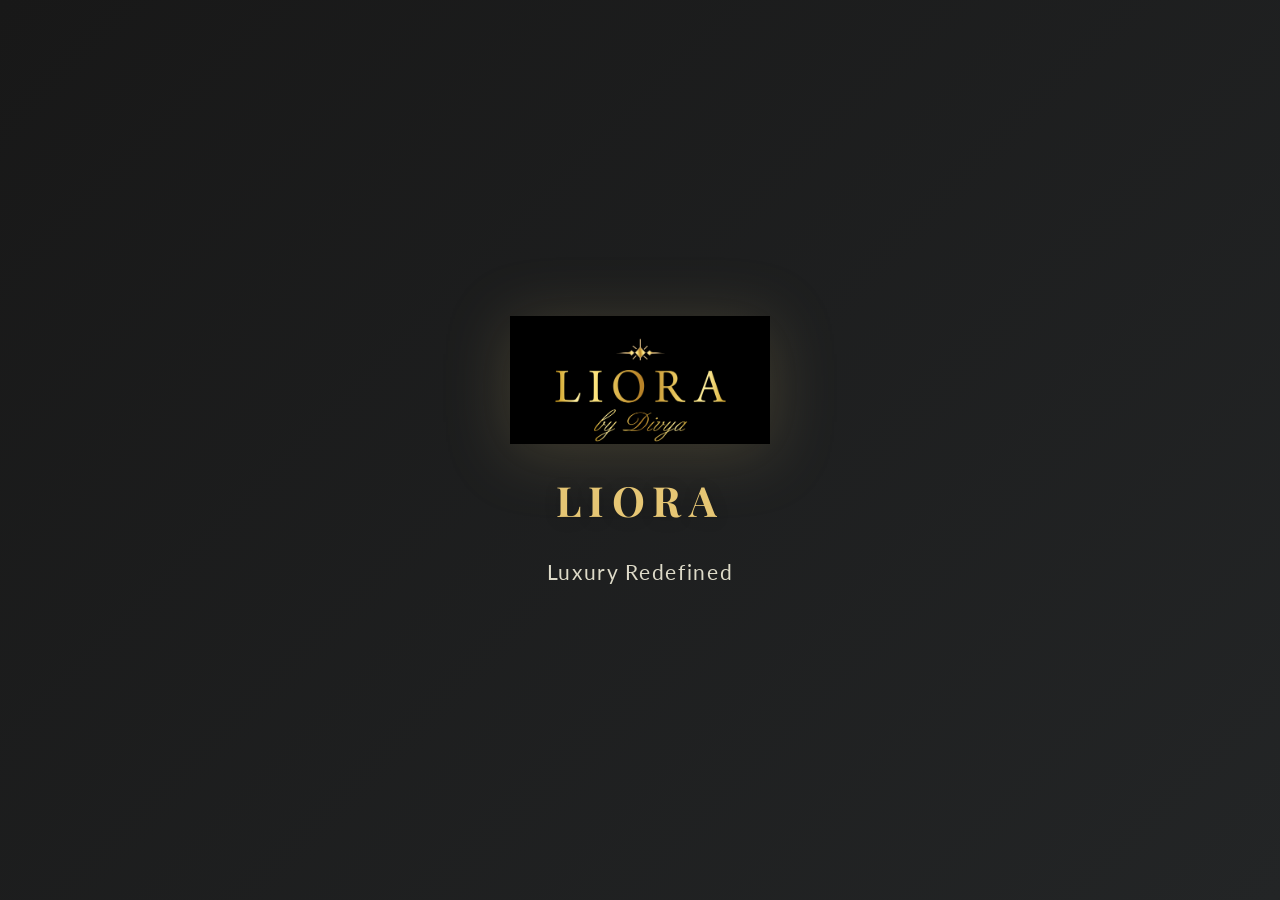
<file: index.html>
<!DOCTYPE html>
<html lang="en">

<head>
    <meta charset="UTF-8">
    <meta name="viewport" content="width=device-width, initial-scale=1.0">
    <title>LIORA</title>
    <link rel="preconnect" href="https://fonts.googleapis.com">
    <link rel="preconnect" href="https://fonts.gstatic.com" crossorigin>
    <link href="https://fonts.googleapis.com/css2?family=Lato:wght@400;700&family=Playfair+Display:wght@700&display=swap" rel="stylesheet">
    <link rel="stylesheet" href="style.css">
</head>

<body class="splash">

        <div class="splash-container premium-splash">
                <audio id="splash-audio" src="https://cdn.pixabay.com/audio/2022/10/16/audio_12b5b1b6b2.mp3" preload="auto"></audio>
                <div class="splash-logo-wrapper">
                        <img src="liora.png" alt="LIORA Logo" class="splash-logo large-logo">
                        <div class="splash-brand">LIORA</div>
                </div>
                <div class="splash-tagline">Luxury Redefined</div>
        </div>
        <script>
            // Play sound and restart animation on every load
            window.addEventListener('DOMContentLoaded', function() {
                const audio = document.getElementById('splash-audio');
                if (audio) {
                    audio.currentTime = 0;
                    audio.play();
                }
                // Restart animation
                const logo = document.querySelector('.splash-logo');
                if (logo) {
                    logo.classList.remove('splashFadeIn');
                    void logo.offsetWidth; // trigger reflow
                    logo.classList.add('splashFadeIn');
                }
            });
        </script>

    <script src="script.js"></script>
</body>

</html>
</file>
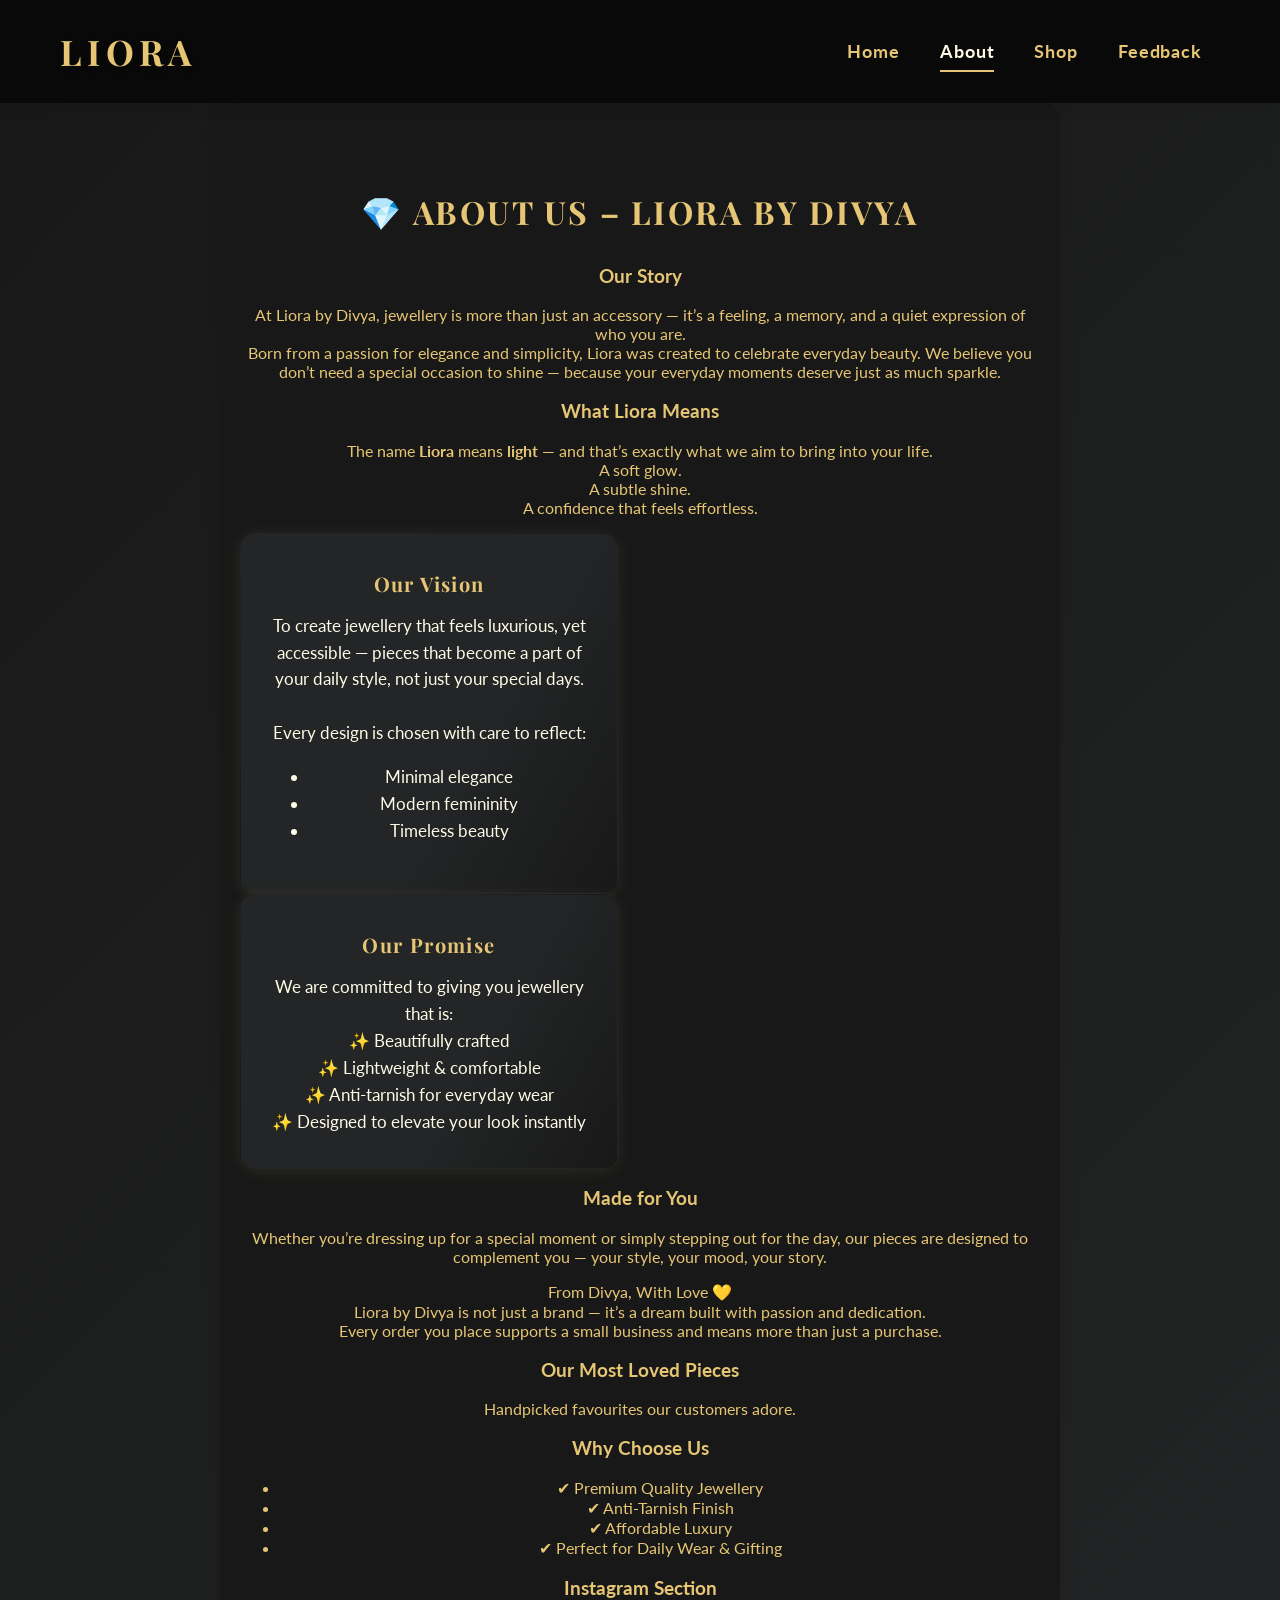
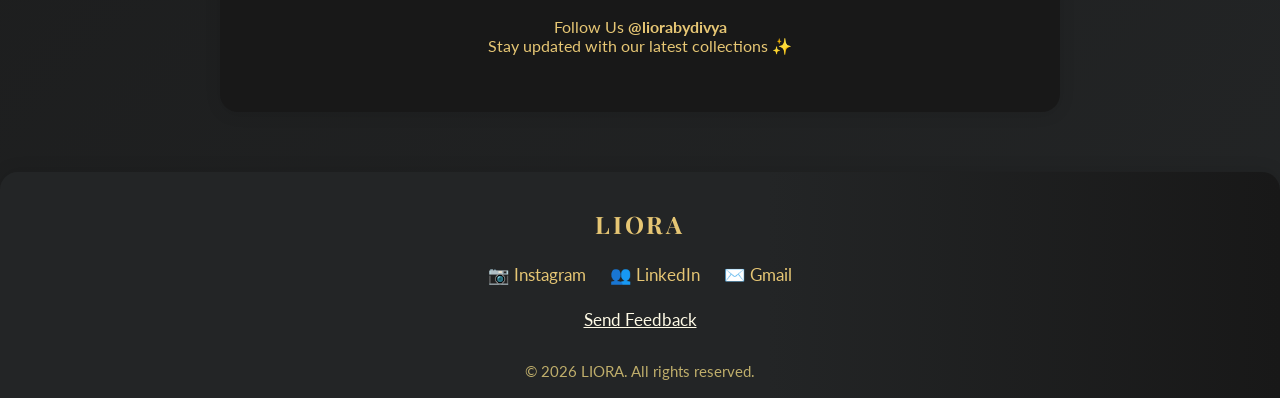
<file: about.html>
<!DOCTYPE html>
<html lang="en">
<head>
    <meta charset="UTF-8">
    <meta name="viewport" content="width=device-width, initial-scale=1.0">
    <title>About - LIORA</title>
    <link rel="preconnect" href="https://fonts.googleapis.com">
    <link rel="preconnect" href="https://fonts.gstatic.com" crossorigin>
    <link href="https://fonts.googleapis.com/css2?family=Lato:wght@400;700&family=Playfair+Display:wght@700&display=swap" rel="stylesheet">
    <link rel="stylesheet" href="style.css">
</head>
<body>
    <header class="premium-header">
        <div class="logo">LIORA</div>
        <nav class="premium-nav">
            <a href="home.html">Home</a>
            <a href="about.html" class="active">About</a>
            <a href="shop.html">Shop</a>
            <a href="feedback.html">Feedback</a>
        </nav>
    </header>
    <section class="about-section creative-about">
        <h2 class="about-title">💎 ABOUT US – LIORA BY DIVYA</h2>
        <div class="about-story">
            <h3>Our Story</h3>
            <p>At Liora by Divya, jewellery is more than just an accessory — it’s a feeling, a memory, and a quiet expression of who you are.<br>
            Born from a passion for elegance and simplicity, Liora was created to celebrate everyday beauty. We believe you don’t need a special occasion to shine — because your everyday moments deserve just as much sparkle.</p>
        </div>
        <div class="about-meaning">
            <h3>What Liora Means</h3>
            <p>The name <b>Liora</b> means <b>light</b> — and that’s exactly what we aim to bring into your life.<br>
            <span class="about-light">A soft glow.<br>A subtle shine.<br>A confidence that feels effortless.</span></p>
        </div>
        <div class="about-vision-promise">
            <div class="about-card creative-card">
                <div class="about-card-title">Our Vision</div>
                <div class="about-card-body">To create jewellery that feels luxurious, yet accessible — pieces that become a part of your daily style, not just your special days.<br><br>
                Every design is chosen with care to reflect:<br>
                <ul class="about-list">
                    <li>Minimal elegance</li>
                    <li>Modern femininity</li>
                    <li>Timeless beauty</li>
                </ul>
                </div>
            </div>
            <div class="about-card creative-card">
                <div class="about-card-title">Our Promise</div>
                <div class="about-card-body">We are committed to giving you jewellery that is:<br>
                    <span class="about-promise-list">
                        ✨ Beautifully crafted<br>
                        ✨ Lightweight & comfortable<br>
                        ✨ Anti-tarnish for everyday wear<br>
                        ✨ Designed to elevate your look instantly
                    </span>
                </div>
            </div>
        </div>
        <div class="about-made-for-you">
            <h3>Made for You</h3>
            <p>Whether you’re dressing up for a special moment or simply stepping out for the day, our pieces are designed to complement you — your style, your mood, your story.</p>
            <div class="about-from-divya">From Divya, With Love 💛<br><span class="about-small">Liora by Divya is not just a brand — it’s a dream built with passion and dedication.<br>Every order you place supports a small business and means more than just a purchase.</span></div>
        </div>
        <div class="about-loved-pieces">
            <h3>Our Most Loved Pieces</h3>
            <p>Handpicked favourites our customers adore.</p>
        </div>
        <div class="about-why-choose">
            <h3>Why Choose Us</h3>
            <ul class="about-list about-list-check">
                <li>✔ Premium Quality Jewellery</li>
                <li>✔ Anti-Tarnish Finish</li>
                <li>✔ Affordable Luxury</li>
                <li>✔ Perfect for Daily Wear & Gifting</li>
            </ul>
        </div>
        <div class="about-instagram">
            <h3>Instagram Section</h3>
            <p>Follow Us <b>@liorabydivya</b><br>Stay updated with our latest collections ✨</p>
        </div>
    </section>
    <footer class="premium-footer">
        <div class="footer-content">
            <div class="footer-brand">LIORA</div>
            <div class="footer-socials">
                <a href="https://instagram.com/" target="_blank" aria-label="Instagram" class="footer-icon">&#x1F4F7; Instagram</a>
                <a href="https://linkedin.com/" target="_blank" aria-label="LinkedIn" class="footer-icon">&#x1F465; LinkedIn</a>
                <a href="mailto:liora.brand@gmail.com" aria-label="Gmail" class="footer-icon">&#x2709;&#xFE0F; Gmail</a>
            </div>
            <div class="footer-feedback">
                <a href="mailto:liora.brand@gmail.com?subject=Feedback%20for%20LIORA" class="feedback-link">Send Feedback</a>
            </div>
            <div class="footer-copy">&copy; 2026 LIORA. All rights reserved.</div>
        </div>
    </footer>
</body>
</html>
</file>
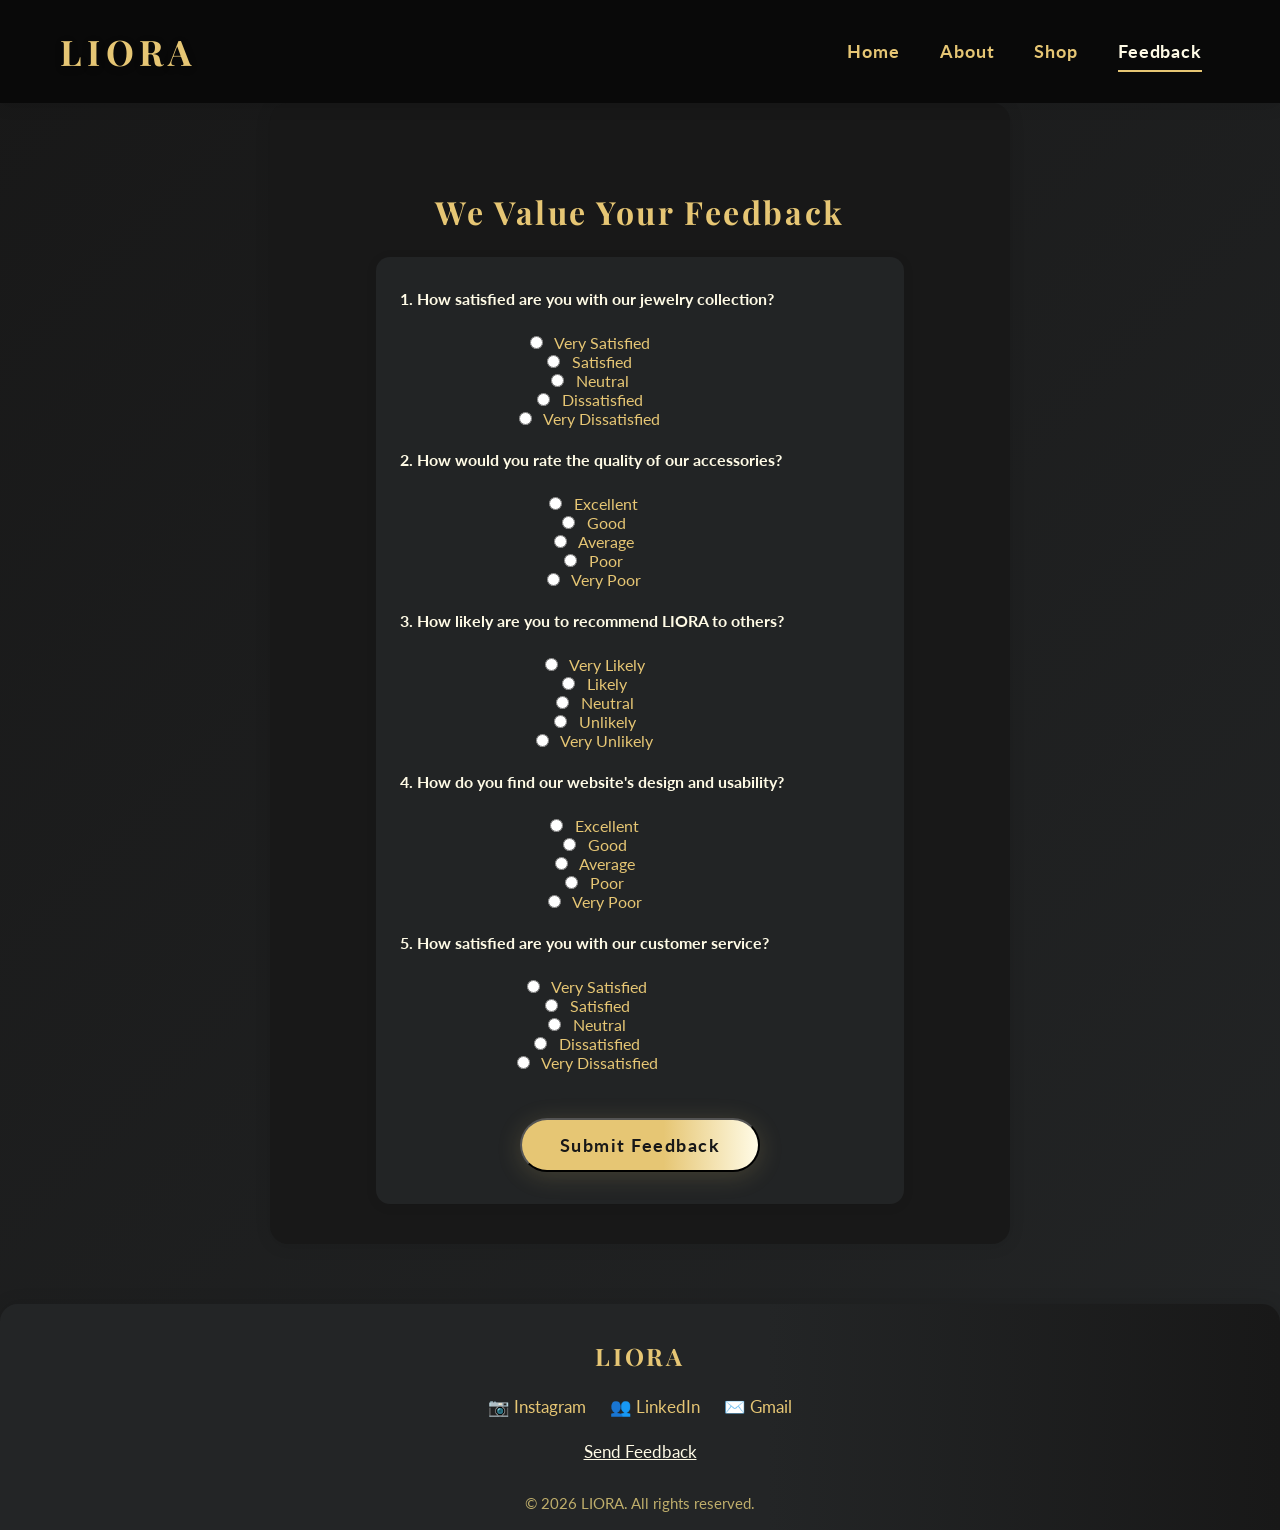
<file: feedback.html>
<!DOCTYPE html>
<html lang="en">
<head>
    <meta charset="UTF-8">
    <meta name="viewport" content="width=device-width, initial-scale=1.0">
    <title>Feedback - LIORA</title>
    <link rel="preconnect" href="https://fonts.googleapis.com">
    <link rel="preconnect" href="https://fonts.gstatic.com" crossorigin>
    <link href="https://fonts.googleapis.com/css2?family=Lato:wght@400;700&family=Playfair+Display:wght@700&display=swap" rel="stylesheet">
    <link rel="stylesheet" href="style.css">
</head>
<body>
    <header class="premium-header">
        <div class="logo">LIORA</div>
        <nav class="premium-nav">
            <a href="home.html">Home</a>
            <a href="about.html">About</a>
            <a href="shop.html">Shop</a>
            <a href="feedback.html" class="active">Feedback</a>
        </nav>
    </header>
    <section class="feedback-section">
        <h2>We Value Your Feedback</h2>
        <form class="feedback-form">
            <div class="mcq">
                <label>1. How satisfied are you with our jewelry collection?</label><br>
                <input type="radio" name="q1" value="Very Satisfied"> Very Satisfied<br>
                <input type="radio" name="q1" value="Satisfied"> Satisfied<br>
                <input type="radio" name="q1" value="Neutral"> Neutral<br>
                <input type="radio" name="q1" value="Dissatisfied"> Dissatisfied<br>
                <input type="radio" name="q1" value="Very Dissatisfied"> Very Dissatisfied<br>
            </div>
            <div class="mcq">
                <label>2. How would you rate the quality of our accessories?</label><br>
                <input type="radio" name="q2" value="Excellent"> Excellent<br>
                <input type="radio" name="q2" value="Good"> Good<br>
                <input type="radio" name="q2" value="Average"> Average<br>
                <input type="radio" name="q2" value="Poor"> Poor<br>
                <input type="radio" name="q2" value="Very Poor"> Very Poor<br>
            </div>
            <div class="mcq">
                <label>3. How likely are you to recommend LIORA to others?</label><br>
                <input type="radio" name="q3" value="Very Likely"> Very Likely<br>
                <input type="radio" name="q3" value="Likely"> Likely<br>
                <input type="radio" name="q3" value="Neutral"> Neutral<br>
                <input type="radio" name="q3" value="Unlikely"> Unlikely<br>
                <input type="radio" name="q3" value="Very Unlikely"> Very Unlikely<br>
            </div>
            <div class="mcq">
                <label>4. How do you find our website's design and usability?</label><br>
                <input type="radio" name="q4" value="Excellent"> Excellent<br>
                <input type="radio" name="q4" value="Good"> Good<br>
                <input type="radio" name="q4" value="Average"> Average<br>
                <input type="radio" name="q4" value="Poor"> Poor<br>
                <input type="radio" name="q4" value="Very Poor"> Very Poor<br>
            </div>
            <div class="mcq">
                <label>5. How satisfied are you with our customer service?</label><br>
                <input type="radio" name="q5" value="Very Satisfied"> Very Satisfied<br>
                <input type="radio" name="q5" value="Satisfied"> Satisfied<br>
                <input type="radio" name="q5" value="Neutral"> Neutral<br>
                <input type="radio" name="q5" value="Dissatisfied"> Dissatisfied<br>
                <input type="radio" name="q5" value="Very Dissatisfied"> Very Dissatisfied<br>
            </div>
            <button type="submit" class="cta-btn" style="margin-top:24px;">Submit Feedback</button>
        </form>
    </section>
    <footer class="premium-footer">
        <div class="footer-content">
            <div class="footer-brand">LIORA</div>
            <div class="footer-socials">
                <a href="https://instagram.com/" target="_blank" aria-label="Instagram" class="footer-icon">&#x1F4F7; Instagram</a>
                <a href="https://linkedin.com/" target="_blank" aria-label="LinkedIn" class="footer-icon">&#x1F465; LinkedIn</a>
                <a href="mailto:liora.brand@gmail.com" aria-label="Gmail" class="footer-icon">&#x2709;&#xFE0F; Gmail</a>
            </div>
            <div class="footer-feedback">
                <a href="mailto:liora.brand@gmail.com?subject=Feedback%20for%20LIORA" class="feedback-link">Send Feedback</a>
            </div>
            <div class="footer-copy">&copy; 2026 LIORA. All rights reserved.</div>
        </div>
    </footer>
</body>
</html>
</file>
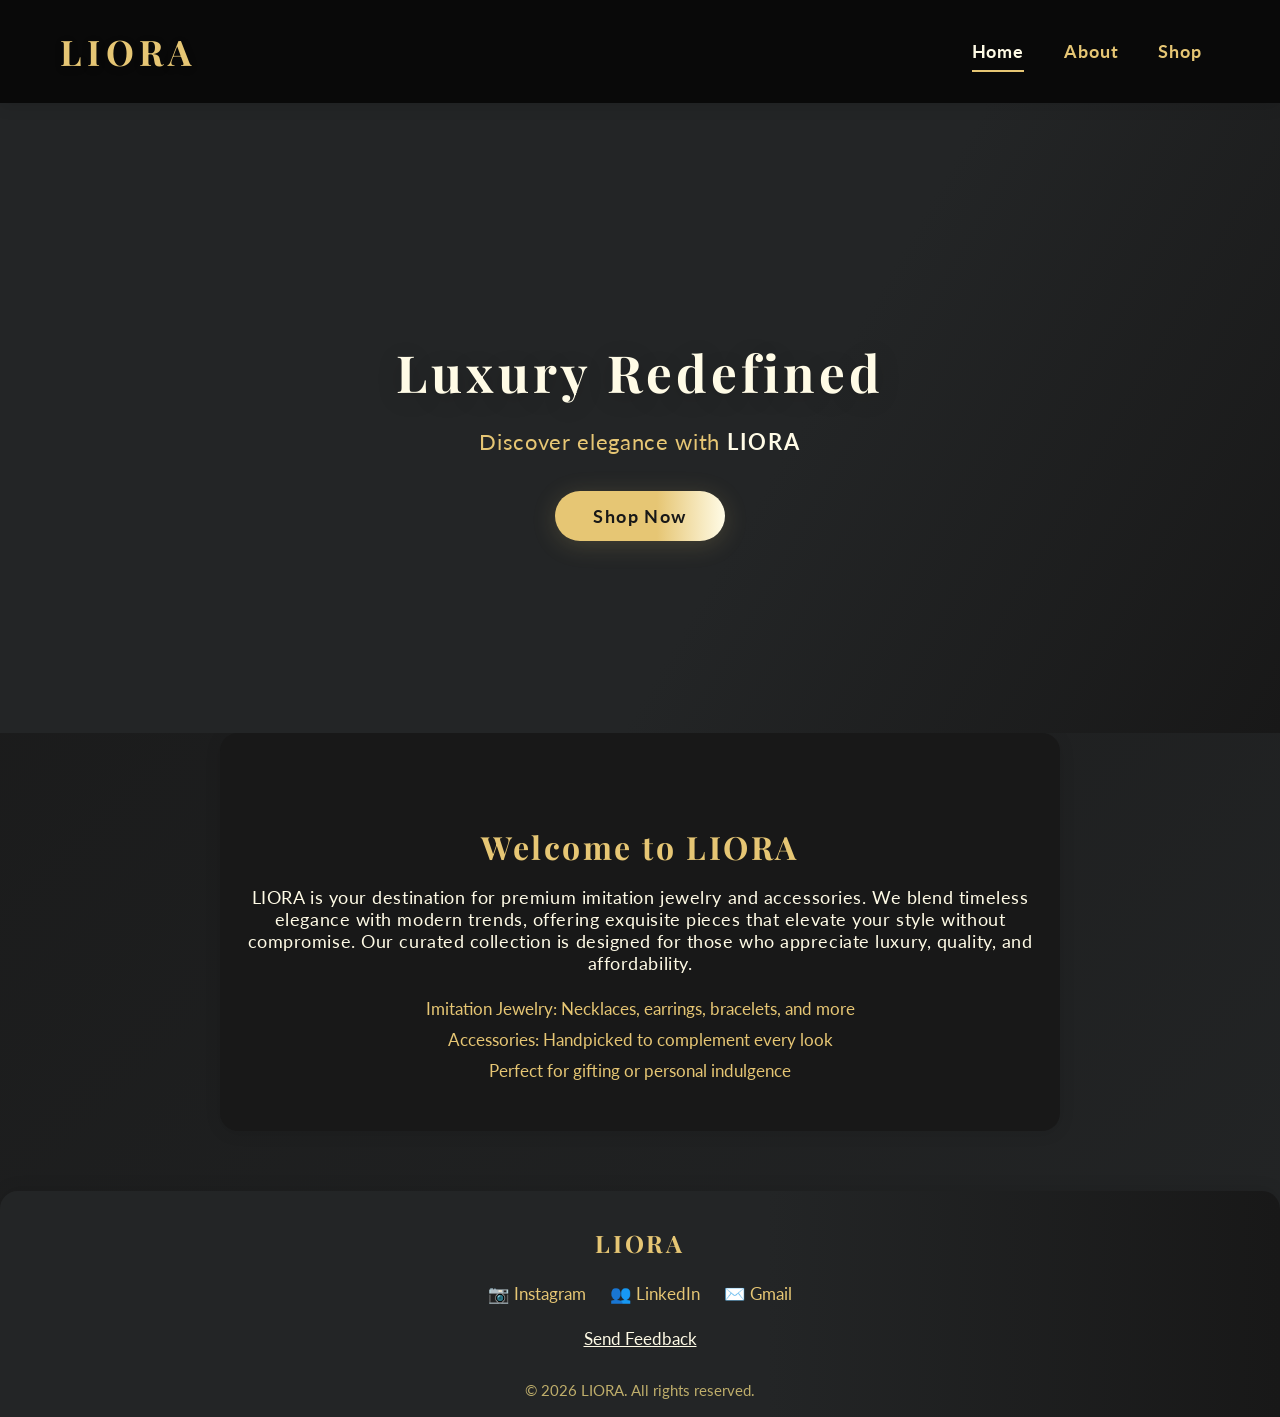
<file: home.html>
<!DOCTYPE html>
<html lang="en">

<head>
    <meta charset="UTF-8">
    <meta name="viewport" content="width=device-width, initial-scale=1.0">
    <title>Home - LIORA</title>
    <link rel="preconnect" href="https://fonts.googleapis.com">
    <link rel="preconnect" href="https://fonts.gstatic.com" crossorigin>
    <link href="https://fonts.googleapis.com/css2?family=Lato:wght@400;700&family=Playfair+Display:wght@700&display=swap" rel="stylesheet">
    <link rel="stylesheet" href="style.css">
</head>

<body>
    <header class="premium-header">
        <div class="logo">LIORA</div>
        <nav class="premium-nav">
            <a href="home.html" class="active">Home</a>
            <a href="about.html">About</a>
            <a href="shop.html">Shop</a>
        </nav>
    </header>


    <section class="hero-premium">
        <div class="hero-content">
            <h2>Luxury Redefined</h2>
            <p>Discover elegance with <span class="brand-highlight">LIORA</span></p>
            <a href="shop.html" class="cta-btn">Shop Now</a>
        </div>
    </section>

    <section class="intro-section">
        <div class="intro-content">
            <h3>Welcome to LIORA</h3>
            <p>
                LIORA is your destination for premium imitation jewelry and accessories. We blend timeless elegance with modern trends, offering exquisite pieces that elevate your style without compromise. Our curated collection is designed for those who appreciate luxury, quality, and affordability.
            </p>
            <ul class="intro-list">
                <li>Imitation Jewelry: Necklaces, earrings, bracelets, and more</li>
                <li>Accessories: Handpicked to complement every look</li>
                <li>Perfect for gifting or personal indulgence</li>
            </ul>
        </div>
    </section>

    <footer class="premium-footer">
        <div class="footer-content">
            <div class="footer-brand">LIORA</div>
            <div class="footer-socials">
                <a href="https://www.instagram.com/liorabydivya?igsh=MTN1a3VhM2h1ZG15Zg==" target="_blank" aria-label="Instagram" class="footer-icon">&#x1F4F7; Instagram</a>
                <a href="https://linkedin.com/" target="_blank" aria-label="LinkedIn" class="footer-icon">&#x1F465; LinkedIn</a>
                <a href="mailto:liora.brand@gmail.com" aria-label="Gmail" class="footer-icon">&#x2709;&#xFE0F; Gmail</a>
            </div>
            <div class="footer-feedback">
                <a href="mailto:liora.brand@gmail.com?subject=Feedback%20for%20LIORA" class="feedback-link">Send Feedback</a>
            </div>
            <div class="footer-copy">&copy; 2026 LIORA. All rights reserved.</div>
        </div>
    </footer>
</body>

</html>
</file>
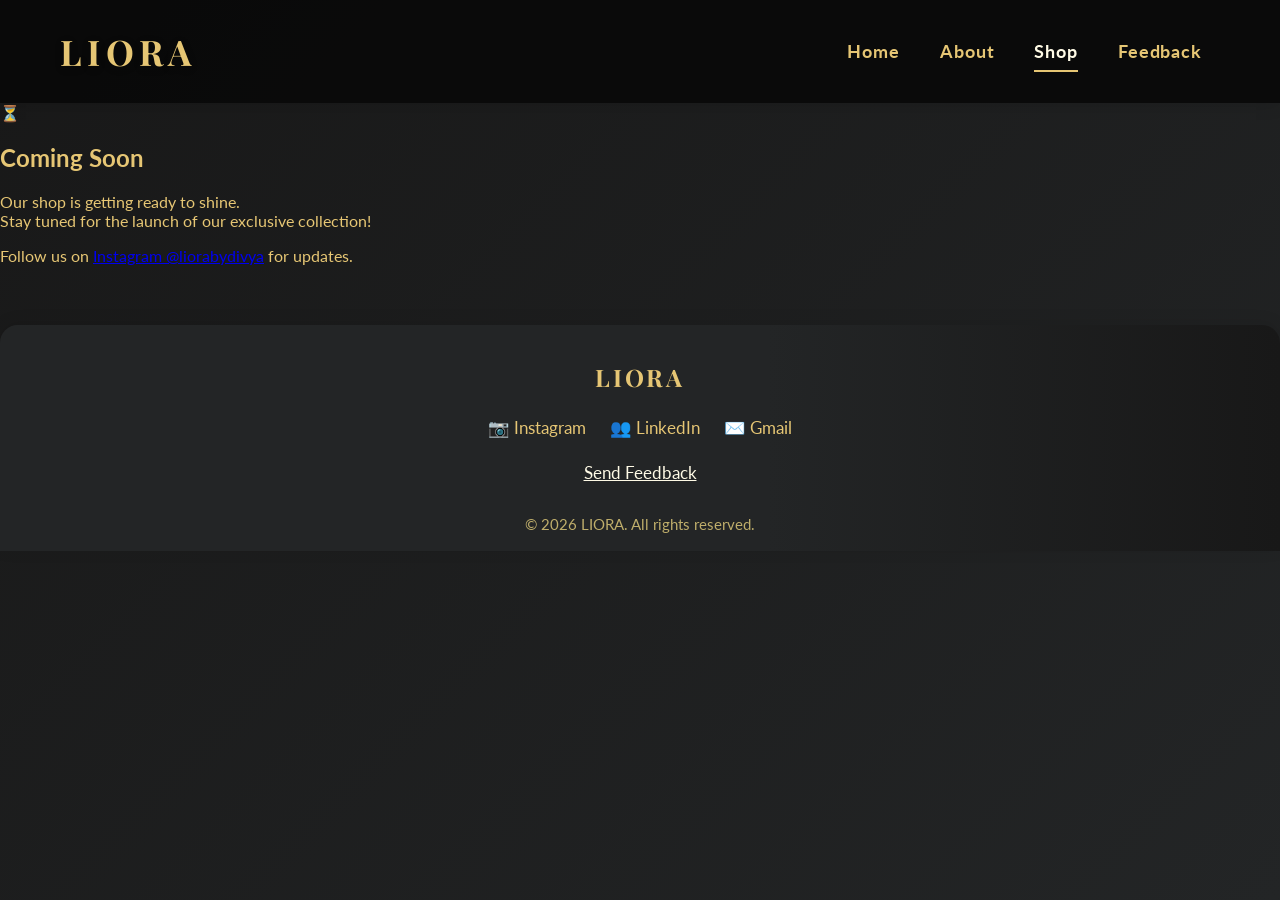
<file: shop.html>
<!DOCTYPE html>
<html lang="en">
<head>
    <meta charset="UTF-8">
    <meta name="viewport" content="width=device-width, initial-scale=1.0">
    <title>Shop - LIORA</title>
    <link rel="preconnect" href="https://fonts.googleapis.com">
    <link rel="preconnect" href="https://fonts.gstatic.com" crossorigin>
    <link href="https://fonts.googleapis.com/css2?family=Lato:wght@400;700&family=Playfair+Display:wght@700&display=swap" rel="stylesheet">
    <link rel="stylesheet" href="style.css">
</head>
<body>
    <header class="premium-header">
        <div class="logo">LIORA</div>
        <nav class="premium-nav">
            <a href="home.html">Home</a>
            <a href="about.html">About</a>
            <a href="shop.html" class="active">Shop</a>
            <a href="feedback.html">Feedback</a>
        </nav>
    </header>
    <section class="coming-soon-section">
        <div class="coming-soon-content">
            <div class="coming-soon-icon">⏳</div>
            <h1>Coming Soon</h1>
            <p>Our shop is getting ready to shine.<br>Stay tuned for the launch of our exclusive collection!</p>
            <div class="coming-soon-follow">Follow us on <a href="https://instagram.com/liorabydivya" target="_blank">Instagram @liorabydivya</a> for updates.</div>
        </div>
    </section>
    <footer class="premium-footer">
        <div class="footer-content">
            <div class="footer-brand">LIORA</div>
            <div class="footer-socials">
                <a href="https://instagram.com/" target="_blank" aria-label="Instagram" class="footer-icon">&#x1F4F7; Instagram</a>
                <a href="https://linkedin.com/" target="_blank" aria-label="LinkedIn" class="footer-icon">&#x1F465; LinkedIn</a>
                <a href="mailto:liora.brand@gmail.com" aria-label="Gmail" class="footer-icon">&#x2709;&#xFE0F; Gmail</a>
            </div>
            <div class="footer-feedback">
                <a href="mailto:liora.brand@gmail.com?subject=Feedback%20for%20LIORA" class="feedback-link">Send Feedback</a>
            </div>
            <div class="footer-copy">&copy; 2026 LIORA. All rights reserved.</div>
        </div>
    </footer>
</body>
</html>
</file>
<file: style.css>
/* Shop Blur Overlay */
.shop-blur-wrapper {
        position: relative;
}
.shop-blur-overlay {
        position: absolute;
        top: 0;
        left: 0;
        width: 100%;
        height: 100%;
        background: rgba(24, 24, 24, 0.85);
        backdrop-filter: blur(8px);
        z-index: 10;
        display: flex;
        align-items: center;
        justify-content: center;
        border-radius: 18px;
}
.shop-blur-text {
        color: #fffbe6;
        font-family: 'Playfair Display', serif;
        font-size: 2.5rem;
        font-weight: 700;
        letter-spacing: 0.12em;
        text-shadow: 0 4px 24px rgba(0,0,0,0.18);
        padding: 32px 48px;
        border-radius: 24px;
        background: rgba(230,198,116,0.10);
        box-shadow: 0 8px 32px 0 rgba(230,198,116,0.18);
}
@media (max-width: 700px) {
    .shop-blur-text {
        font-size: 1.3rem;
        padding: 16px 18px;
    }
}
/* Responsive Mobile Styles */
@media (max-width: 700px) {
    .premium-header {
        flex-direction: column;
        align-items: flex-start;
        padding: 14px 8px 14px 8px;
    }
    .logo {
        font-size: 1.3rem;
        margin-bottom: 6px;
    }
    .premium-nav {
        width: 100%;
        display: flex;
        flex-wrap: wrap;
        gap: 0;
    }
    .premium-nav a {
        font-size: 0.98rem;
        margin: 0 6px 0 0;
        padding: 8px 0;
        min-width: 36px;
    }
    .hero-premium {
        min-height: 48vh;
        padding: 0;
    }
    .hero-content {
        padding: 36px 4vw;
    }
    .hero-content h2 {
        font-size: 1.3rem;
    }
    .hero-content p {
        font-size: 0.98rem;
    }
    .cta-btn {
        font-size: 0.98rem;
        padding: 10px 18px;
    }
    .about-section, .feedback-section, .intro-section, .shop-section {
        padding: 24px 4px 18px 4px;
        margin: 0 auto 18px auto;
        max-width: 98vw;
    }
    .about-content, .about-cards {
        flex-direction: column !important;
        gap: 16px !important;
        align-items: center;
    }
    .about-founder, .about-contact, .about-card, .shop-card, .content, .feedback-form {
        min-width: 0;
        max-width: 98vw;
        padding: 12px 6px;
        font-size: 0.98rem;
    }
    .about-card-title {
        font-size: 1.05rem;
    }
    .about-card-body {
        font-size: 0.95rem;
    }
    .shop-grid {
        grid-template-columns: repeat(2, 1fr);
        gap: 10px;
    }
    .shop-card {
        max-width: 98vw;
        padding: 8px 2px 10px 2px;
    }
    .shop-card img {
        height: 70px;
    }
    .shop-title {
        font-size: 0.92rem;
    }
    .shop-price {
        font-size: 0.9rem;
    }
    .footer-content {
        gap: 8px;
    }
    .footer-brand {
        font-size: 1rem;
    }
    .footer-socials {
        gap: 8px;
    }
    .footer-icon {
        font-size: 0.92rem;
    }
    .footer-copy {
        font-size: 0.85rem;
    }
    .splash-logo {
        width: 160px;
        max-width: 90vw;
    }
    .large-logo {
        width: 180px;
        max-width: 98vw;
    }
    .splash-brand {
        font-size: 1.3rem;
    }
    .splash-tagline {
        font-size: 0.98rem;
        margin-top: 18px;
    }
}
/* About Cards Section */
.about-cards {
    display: flex;
    flex-direction: column;
    gap: 28px;
    margin: 48px auto 0 auto;
    align-items: center;
    max-width: 900px;
}
@media (min-width: 900px) {
    .about-cards {
        flex-direction: row;
        justify-content: center;
        gap: 40px;
    }
}
.about-card {
    background: linear-gradient(120deg, #232526 60%, #181818 100%);
    border-radius: 16px;
    box-shadow: 0 2px 16px 0 rgba(230,198,116,0.10);
    padding: 36px 28px 32px 28px;
    min-width: 260px;
    max-width: 320px;
    color: #fffbe6;
    text-align: center;
    transition: transform 0.22s cubic-bezier(.4,0,.2,1), box-shadow 0.22s, background 0.22s;
    cursor: pointer;
    border: 1.5px solid transparent;
}
.about-card:hover {
    transform: translateY(-10px) scale(1.04) rotate(-1deg);
    box-shadow: 0 8px 32px 0 rgba(230,198,116,0.22);
    background: linear-gradient(120deg, #181818 40%, #232526 100%);
    border: 1.5px solid #e6c674;
}
.about-card-title {
    font-family: 'Playfair Display', serif;
    font-size: 1.25rem;
    color: #e6c674;
    margin-bottom: 16px;
    font-weight: 700;
    letter-spacing: 0.07em;
}
.about-card-body {
    font-size: 1.05rem;
    color: #fffbe6;
    line-height: 1.6;
}
/* About Section */
.about-section {
    background: rgba(24,24,24,0.96);
    padding: 60px 20px 40px 20px;
    text-align: center;
    margin: 0 auto 40px auto;
    max-width: 800px;
    border-radius: 18px;
    box-shadow: 0 2px 16px 0 rgba(0,0,0,0.10);
}
.about-section h2 {
    font-family: 'Playfair Display', serif;
    font-size: 2rem;
    color: #e6c674;
    margin-bottom: 32px;
    letter-spacing: 0.08em;
}
.about-content {
    display: flex;
    flex-direction: column;
    gap: 36px;
    align-items: center;
}
@media (min-width: 700px) {
    .about-content {
        flex-direction: row;
        justify-content: center;
        gap: 60px;
    }
}
.about-founder, .about-contact {
    background: rgba(35,37,38,0.98);
    border-radius: 14px;
    box-shadow: 0 2px 12px 0 rgba(0,0,0,0.10);
    padding: 32px 24px;
    min-width: 260px;
    max-width: 340px;
}
.about-founder h3, .about-contact h3 {
    font-family: 'Playfair Display', serif;
    font-size: 1.3rem;
    color: #e6c674;
    margin-bottom: 12px;
    letter-spacing: 0.06em;
}
.founder-name {
    font-size: 1.2rem;
    font-weight: 700;
    color: #fffbe6;
    margin-bottom: 4px;
}
.founder-title {
    font-size: 1.05rem;
    color: #e6c674;
    margin-bottom: 10px;
}
.founder-desc {
    color: #fffbe6;
    font-size: 1rem;
    margin-bottom: 0;
}
.about-contact .contact-item {
    color: #fffbe6;
    font-size: 1rem;
    margin-bottom: 8px;
}
.about-contact a {
    color: #e6c674;
    text-decoration: underline;
    transition: color 0.2s;
}
.about-contact a:hover {
    color: #fffbe6;
}
/* Feedback Section */
.feedback-section {
    background: rgba(24,24,24,0.96);
    padding: 60px 20px 40px 20px;
    text-align: center;
    margin: 0 auto 40px auto;
    max-width: 700px;
    border-radius: 18px;
    box-shadow: 0 2px 16px 0 rgba(0,0,0,0.10);
}
.feedback-section h2 {
    font-family: 'Playfair Display', serif;
    font-size: 2rem;
    color: #e6c674;
    margin-bottom: 24px;
    letter-spacing: 0.08em;
}
.feedback-form {
    display: flex;
    flex-direction: column;
    gap: 22px;
    align-items: flex-start;
    margin: 0 auto;
    max-width: 480px;
    background: rgba(35,37,38,0.92);
    padding: 32px 24px;
    border-radius: 14px;
    box-shadow: 0 2px 12px 0 rgba(0,0,0,0.08);
}
.mcq label {
    font-weight: 700;
    color: #fffbe6;
    margin-bottom: 6px;
    display: block;
}
.mcq input[type="radio"] {
    margin-right: 8px;
}
.feedback-form .cta-btn {
    align-self: center;
}

/* Shop Section */
.shop-section {
    background: rgba(24,24,24,0.96);
    padding: 60px 20px 40px 20px;
    text-align: center;
    margin: 0 auto 40px auto;
    max-width: 1200px;
    border-radius: 18px;
    box-shadow: 0 2px 16px 0 rgba(0,0,0,0.10);
}
.shop-section h2 {
    font-family: 'Playfair Display', serif;
    font-size: 2rem;
    color: #e6c674;
    margin-bottom: 32px;
    letter-spacing: 0.08em;
}
.shop-grid {
    display: grid;
    grid-template-columns: repeat(auto-fit, minmax(220px, 1fr));
    gap: 32px;
    justify-items: center;
}
.shop-card {
    background: rgba(35,37,38,0.98);
    border-radius: 14px;
    box-shadow: 0 2px 12px 0 rgba(0,0,0,0.10);
    padding: 18px 12px 22px 12px;
    text-align: center;
    transition: transform 0.18s, box-shadow 0.18s;
    max-width: 240px;
    width: 100%;
}
.shop-card:hover {
    transform: translateY(-6px) scale(1.03);
    box-shadow: 0 8px 32px 0 rgba(230,198,116,0.18);
}
.shop-card img {
    width: 100%;
    height: 160px;
    object-fit: cover;
    border-radius: 10px;
    margin-bottom: 14px;
    box-shadow: 0 2px 8px 0 rgba(0,0,0,0.10);
}
.shop-title {
    font-family: 'Playfair Display', serif;
    font-size: 1.1rem;
    color: #fffbe6;
    margin-bottom: 6px;
    font-weight: 700;
}
.shop-price {
    color: #e6c674;
    font-size: 1.05rem;
    font-weight: 700;
}
/* Intro Section */
.intro-section {
    background: rgba(24,24,24,0.96);
    padding: 60px 20px 40px 20px;
    text-align: center;
    margin: 0 auto 40px auto;
    max-width: 800px;
    border-radius: 18px;
    box-shadow: 0 2px 16px 0 rgba(0,0,0,0.10);
}
.intro-content h3 {
    font-family: 'Playfair Display', serif;
    font-size: 2rem;
    color: #e6c674;
    margin-bottom: 18px;
    letter-spacing: 0.08em;
}
.intro-content p {
    font-size: 1.15rem;
    color: #fffbe6;
    margin-bottom: 24px;
    letter-spacing: 0.03em;
}
.intro-list {
    list-style: none;
    padding: 0;
    margin: 0 auto;
    color: #e6c674;
    font-size: 1.05rem;
}
.intro-list li {
    margin-bottom: 10px;
    padding-left: 0;
}

/* Premium Footer */
.premium-footer {
    background: linear-gradient(90deg, #232526 60%, #181818 100%);
    color: #e6c674;
    padding: 36px 20px 18px 20px;
    text-align: center;
    border-top-left-radius: 18px;
    border-top-right-radius: 18px;
    box-shadow: 0 -2px 16px 0 rgba(0,0,0,0.10);
    margin-top: 60px;
}
.footer-content {
    max-width: 900px;
    margin: 0 auto;
    display: flex;
    flex-direction: column;
    align-items: center;
    gap: 18px;
}
.footer-brand {
    font-family: 'Playfair Display', serif;
    font-size: 1.5rem;
    font-weight: 700;
    letter-spacing: 0.12em;
    margin-bottom: 6px;
}
.footer-socials {
    display: flex;
    gap: 24px;
    margin-bottom: 6px;
}
.footer-icon {
    color: #e6c674;
    text-decoration: none;
    font-size: 1.08rem;
    transition: color 0.2s;
}
.footer-icon:hover {
    color: #fffbe6;
}
.footer-feedback {
    margin-bottom: 6px;
}
.feedback-link {
    color: #fffbe6;
    text-decoration: underline;
    font-size: 1.05rem;
    transition: color 0.2s;
}
.feedback-link:hover {
    color: #e6c674;
}
.footer-copy {
    font-size: 0.95rem;
    color: #bfae6b;
    margin-top: 8px;
}
body {
    margin: 0;
    font-family: 'Lato', 'Georgia', serif;
    background: linear-gradient(135deg, #181818 0%, #232526 100%);
    color: #e6c674;
    min-height: 100vh;
}

/* Premium Splash Screen */
.premium-splash {
    display: flex;
    flex-direction: column;
    justify-content: center;
    align-items: center;
    height: 100vh;
    background: linear-gradient(135deg, #181818 0%, #232526 100%);
    position: relative;
    overflow: hidden;
}
.splash-logo-wrapper {
    display: flex;
    flex-direction: column;
    align-items: center;
    gap: 18px;
}
.splash-logo {
        width: 220px;
        max-width: 60vw;
        filter: drop-shadow(0 8px 32px rgba(230,198,116,0.18));
}
.large-logo {
        width: 260px;
        max-width: 70vw;
}
@media (max-width: 700px) {
    .splash-logo {
        width: 120px;
        max-width: 80vw;
    }
    .large-logo {
        width: 140px;
        max-width: 90vw;
    }
}
.splashFadeIn {
    animation: splashFadeIn 1.6s cubic-bezier(0.4,0,0.2,1);
}
.splash-brand {
    font-family: 'Playfair Display', serif;
    font-size: 2.6rem;
    color: #e6c674;
    font-weight: 700;
    letter-spacing: 0.18em;
    text-shadow: 0 2px 16px rgba(0,0,0,0.18);
    margin-top: 10px;
    animation: splashBrandFadeIn 2.2s 0.5s cubic-bezier(0.4,0,0.2,1) both;
}
.splash-tagline {
    font-family: 'Lato', sans-serif;
    font-size: 1.3rem;
    color: #fffbe6;
    margin-top: 32px;
    letter-spacing: 0.08em;
    opacity: 0.85;
    animation: splashTaglineFadeIn 2.2s 1.1s cubic-bezier(0.4,0,0.2,1) both;
}
@keyframes splashFadeIn {
    from { opacity: 0; transform: scale(0.92); }
    to { opacity: 1; transform: scale(1); }
}
@keyframes splashBrandFadeIn {
    from { opacity: 0; transform: translateY(24px); }
    to { opacity: 1; transform: translateY(0); }
}
@keyframes splashTaglineFadeIn {
    from { opacity: 0; transform: translateY(24px); }
    to { opacity: 0.85; transform: translateY(0); }
}

/* Premium Navbar */
.premium-header {
    display: flex;
    justify-content: space-between;
    align-items: center;
    padding: 28px 60px 28px 60px;
    background: rgba(10, 10, 10, 0.98);
    box-shadow: 0 2px 16px 0 rgba(0,0,0,0.12);
    position: sticky;
    top: 0;
    z-index: 10;
}
.logo {
    font-family: 'Playfair Display', serif;
    font-size: 2.2rem;
    letter-spacing: 0.15em;
    color: #e6c674;
    font-weight: 700;
    text-shadow: 0 2px 8px rgba(0,0,0,0.18);
}
.premium-nav a {
    color: #e6c674;
    margin: 0 18px;
    text-decoration: none;
    font-size: 1.1rem;
    font-weight: 700;
    letter-spacing: 0.05em;
    padding: 8px 0;
    border-bottom: 2px solid transparent;
    transition: border 0.2s, color 0.2s;
}
.premium-nav a:hover, .premium-nav a.active {
    color: #fffbe6;
    border-bottom: 2px solid #e6c674;
}


/* Premium Hero Section */
.hero-premium {
    min-height: 70vh;
    display: flex;
    align-items: center;
    justify-content: center;
    background: linear-gradient(120deg, #232526 60%, #181818 100%);
    position: relative;
    overflow: hidden;
}
.hero-premium::before {
    content: '';
    position: absolute;
    top: 0; left: 0; right: 0; bottom: 0;
    background: url('https://images.unsplash.com/photo-1519125323398-675f0ddb6308?auto=format&fit=crop&w=1200&q=80') center/cover no-repeat;
    opacity: 0.13;
    z-index: 0;
}
.hero-content {
    position: relative;
    z-index: 1;
    text-align: center;
    padding: 60px 30px;
}
.hero-content h2 {
    font-family: 'Playfair Display', serif;
    font-size: 3.2rem;
    color: #fffbe6;
    margin-bottom: 18px;
    letter-spacing: 0.08em;
    text-shadow: 0 4px 24px rgba(0,0,0,0.18);
}
.hero-content p {
    font-size: 1.4rem;
    color: #e6c674;
    margin-bottom: 36px;
    letter-spacing: 0.03em;
}
.brand-highlight {
    color: #fffbe6;
    font-weight: bold;
    letter-spacing: 0.08em;
}
.cta-btn {
    display: inline-block;
    background: linear-gradient(90deg, #e6c674 60%, #fffbe6 100%);
    color: #181818;
    font-family: 'Lato', sans-serif;
    font-size: 1.15rem;
    font-weight: 700;
    padding: 14px 38px;
    border-radius: 32px;
    box-shadow: 0 4px 24px 0 rgba(230,198,116,0.18);
    text-decoration: none;
    letter-spacing: 0.08em;
    transition: background 0.2s, color 0.2s, box-shadow 0.2s;
}
.cta-btn:hover {
    background: linear-gradient(90deg, #fffbe6 60%, #e6c674 100%);
    color: #181818;
    box-shadow: 0 8px 32px 0 rgba(230,198,116,0.28);
}

.content {
    padding: 50px 20px;
    text-align: center;
    max-width: 700px;
    margin: 0 auto;
    background: rgba(24,24,24,0.92);
    border-radius: 18px;
    box-shadow: 0 2px 16px 0 rgba(0,0,0,0.10);
}

/* Animation */
@keyframes fadeIn {
    from {
        opacity: 0;
    }

    to {
        opacity: 1;
    }
}
</file>
